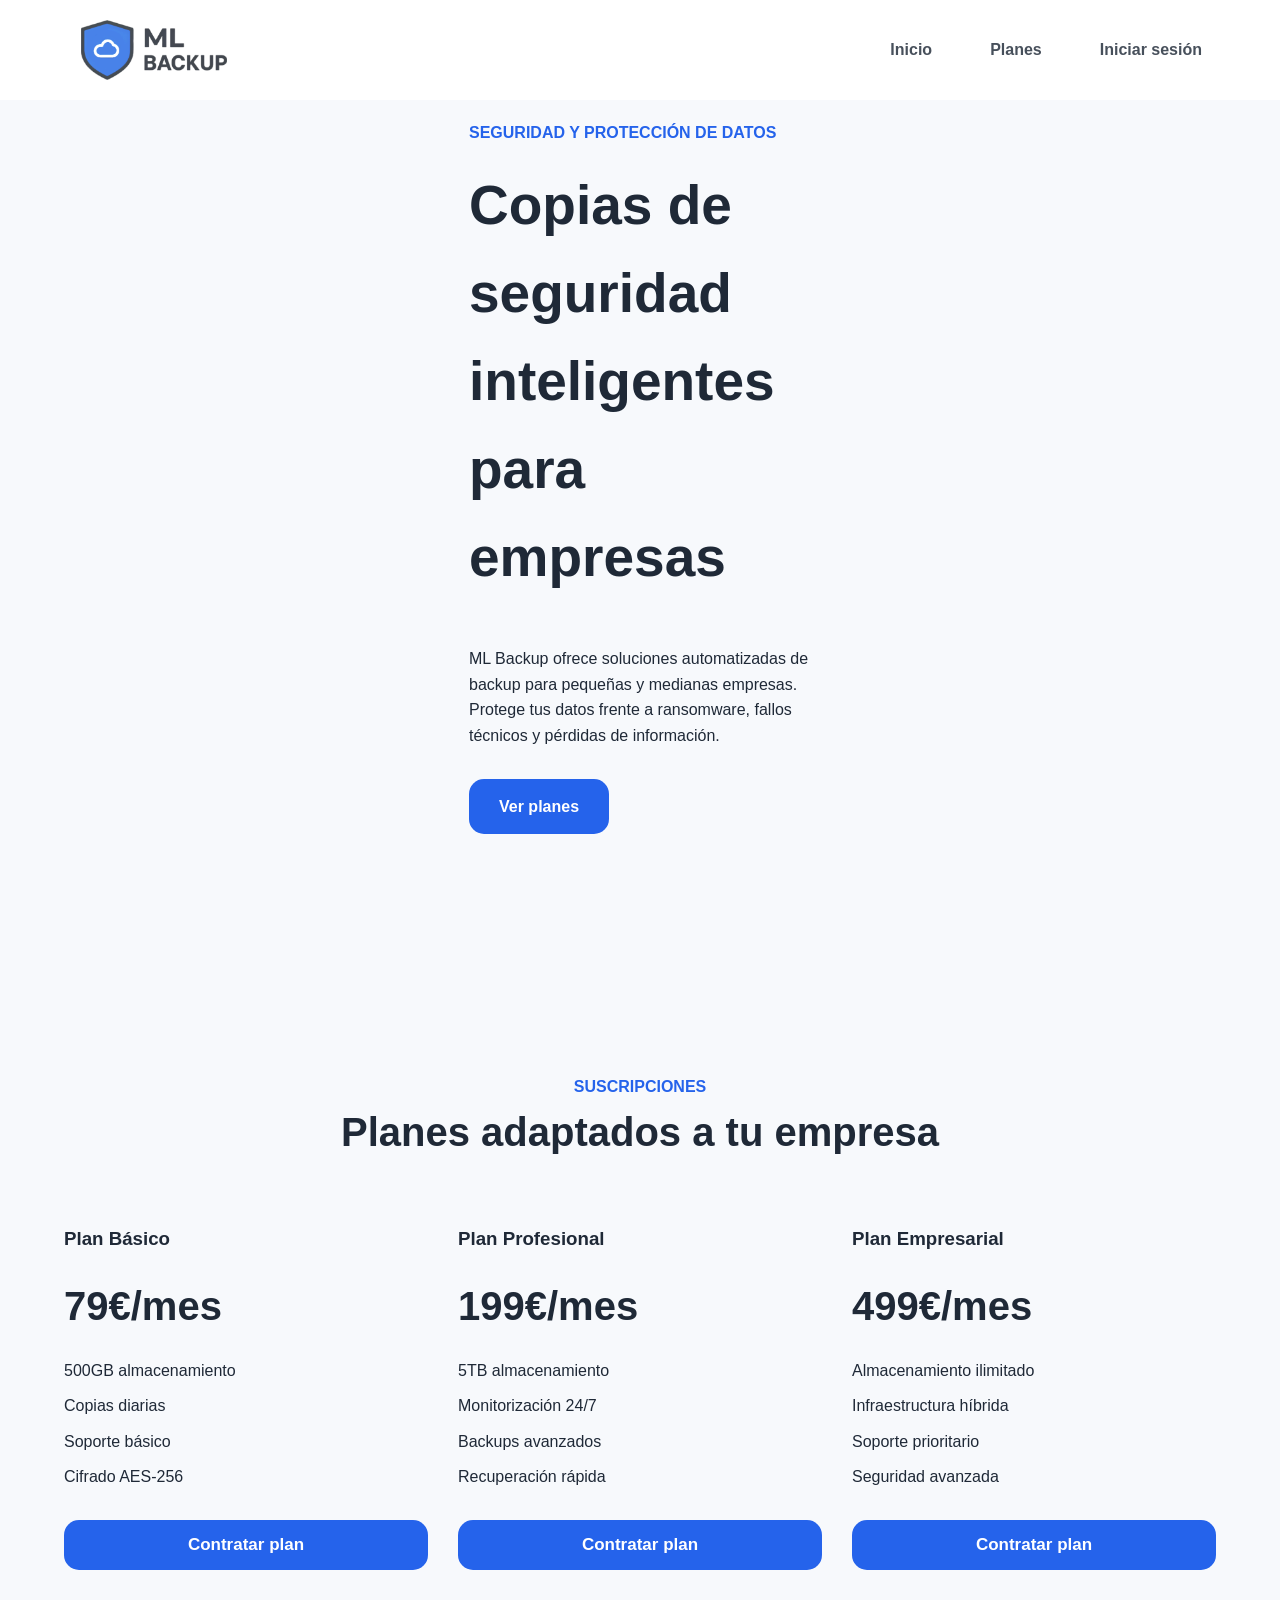
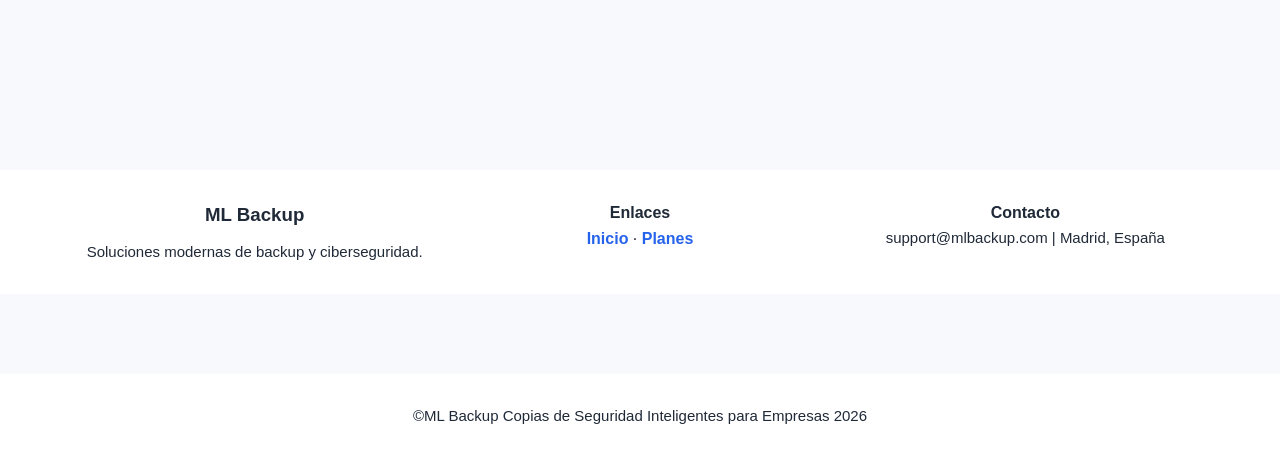
<file: index.html>
<!DOCTYPE html>
<html lang="es">
<head>
  <meta charset="UTF-8">
  <title>ML Backup</title>
  <link rel="stylesheet" href="style.css">
</head>
<body>

  <!-- BARRA DE NAVEGACIÓN -->
  <header>

    <div class="container nav">
      <h1>
        <a href="./index.html" class="logo">
          <div class="logo-container">
            <img id="siteLogo" src="logoMLBclaro.png" alt="ML Backup Logo" class="logo-img">
          </div>
        </a>
      </h1>

      <nav class="navbar-right">
        <a href="./index.html#inicio">Inicio</a>
        <a href="./index.html#planes">Planes</a>
        <div id="userArea"></div>
      </nav>
    
    </div>
  
  </header>

  <!-- INICIO -->
  <section class="inic reveal" id="inicio">
    
    <div class="container inic-content">
        
        <p class="tag">SEGURIDAD Y PROTECCIÓN DE DATOS</p>

        <h2>Copias de seguridad inteligentes para empresas</h2>

        <br>
        
        <p class="description">
          ML Backup ofrece soluciones automatizadas de backup
          para pequeñas y medianas empresas.
          Protege tus datos frente a ransomware, fallos técnicos
          y pérdidas de información.
        </p>

        <div class="buttons">
          <a href="#planes" class="btn primary">Ver planes</a>
        </div>

    </div>
    
  </section>

  <!-- PLANES -->
  <section class="plans reveal" id="planes">

    <div class="container">

      <div class="section-title">
        <p>SUSCRIPCIONES</p>
        <h2>Planes adaptados a tu empresa</h2>
      </div>

      <div class="plans-grid">

        <div class="plan-card">
          
          <h3>Plan Básico</h3>
          <h4>79€/mes</h4>

          <ul>
            <li>500GB almacenamiento</li>
            <li>Copias diarias</li>
            <li>Soporte básico</li>
            <li>Cifrado AES-256</li>
          </ul>

          <button class="plan-button" onclick="buyPlan('Plan Básico')">Contratar plan</button>
          
        </div>

        <div class="plan-card">

          <h3>Plan Profesional</h3>
          <h4>199€/mes</h4>

          <ul>
            <li>5TB almacenamiento</li>
            <li>Monitorización 24/7</li>
            <li>Backups avanzados</li>
            <li>Recuperación rápida</li>
          </ul>

          <button class="plan-button" onclick="buyPlan('Plan Profesional')">Contratar plan</button>
          
        </div>

        <div class="plan-card">
          
          <h3>Plan Empresarial</h3>
          <h4>499€/mes</h4>

          <ul>
            <li>Almacenamiento ilimitado</li>
            <li>Infraestructura híbrida</li>
            <li>Soporte prioritario</li>
            <li>Seguridad avanzada</li>
          </ul>

          <button class="plan-button" onclick="buyPlan('Plan Empresarial')">Contratar plan</button>
          
        </div>

      </div>

    </div>

  </section>

  <!-- FOOTER -->
  <footer>

    <div class="container footer-grid">

      <div>
        <h3>ML Backup</h3>
        <p>Soluciones modernas de backup y ciberseguridad.</p>
      </div>

      <div>
        <h4>Enlaces</h4>

        <ul>
          <a href="#inicio">Inicio</a> ·
          <a href="#planes">Planes</a>
        </ul>
        
      </div>

      <div>
        <h4>Contacto</h4>
        <p>support@mlbackup.com | Madrid, España</p>
      </div>
      
    </div>

  </footer>

  <footer>
    <p>©ML Backup Copias de Seguridad Inteligentes para Empresas 2026</p>
  </footer>

  <script src="./auth.js"></script>
  <script src="./dashboard.js"></script>
  <script src="./plans.js"></script>

</body>
</html>
</file>
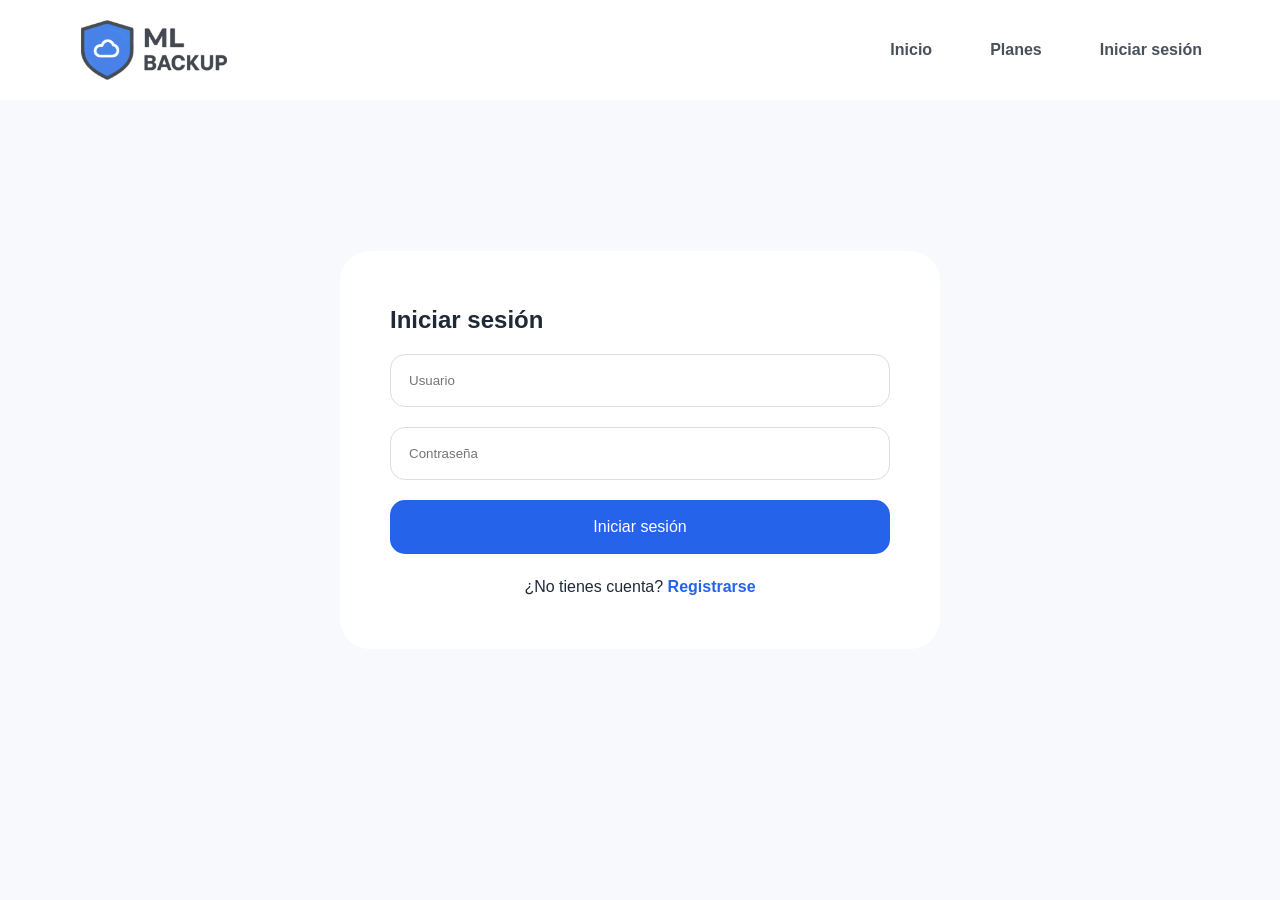
<file: admin.html>
<!DOCTYPE html>
<html lang="es">
<head>
  <meta charset="UTF-8">
  <title>ML Backup - Admin</title>
  <link rel="stylesheet" href="style.css">
</head>
<body>

  <!-- BARRA DE NAVEGACIÓN -->
  <header>

    <div class="container nav">
      
      <h1>
        <a href="./index.html" class="logo">
          <div class="logo-container">
            <img id="siteLogo" src="logoMLBclaro.png" alt="ML Backup Logo" class="logo-img">
          </div>
        </a>
      </h1>

      <nav class="navbar-right">
        <a href="./index.html#inicio">Inicio</a>
        <a href="./index.html#planes">Planes</a>
        <div id="userArea"></div>
      </nav>
    
    </div>
  
  </header>

  <!-- PANEL DE ADMINISTRADOR -->
  <section class="dashboard-page">
  
    <div class="container">
    
      <h1 class="dashboard-title">Panel de Administración</h1>
      
      <div class="dashboard-card">
      
        <h2>Clientes Registrados</h2>
        
        <table>
          
          <thead>
            <tr>
              <th>Usuario</th>
              <th>Empresa</th>
              <th>País</th>
              <th>Plan</th>
              <th>Acciones</th>
            </tr>
          </thead>
        
        <tbody id="usersTable"></tbody>

        </table>
      
      </div>
    
    </div>
  
  </section>

  <script>

    if(localStorage.getItem("loggedUser") !== "admin"){
      window.location.href = "./login.html";
    }
  
  </script>
  
  <script src="./auth.js"></script>
  <script src="./dashboard.js"></script>
  <script src="./plans.js"></script>

</body>
</html>
</file>
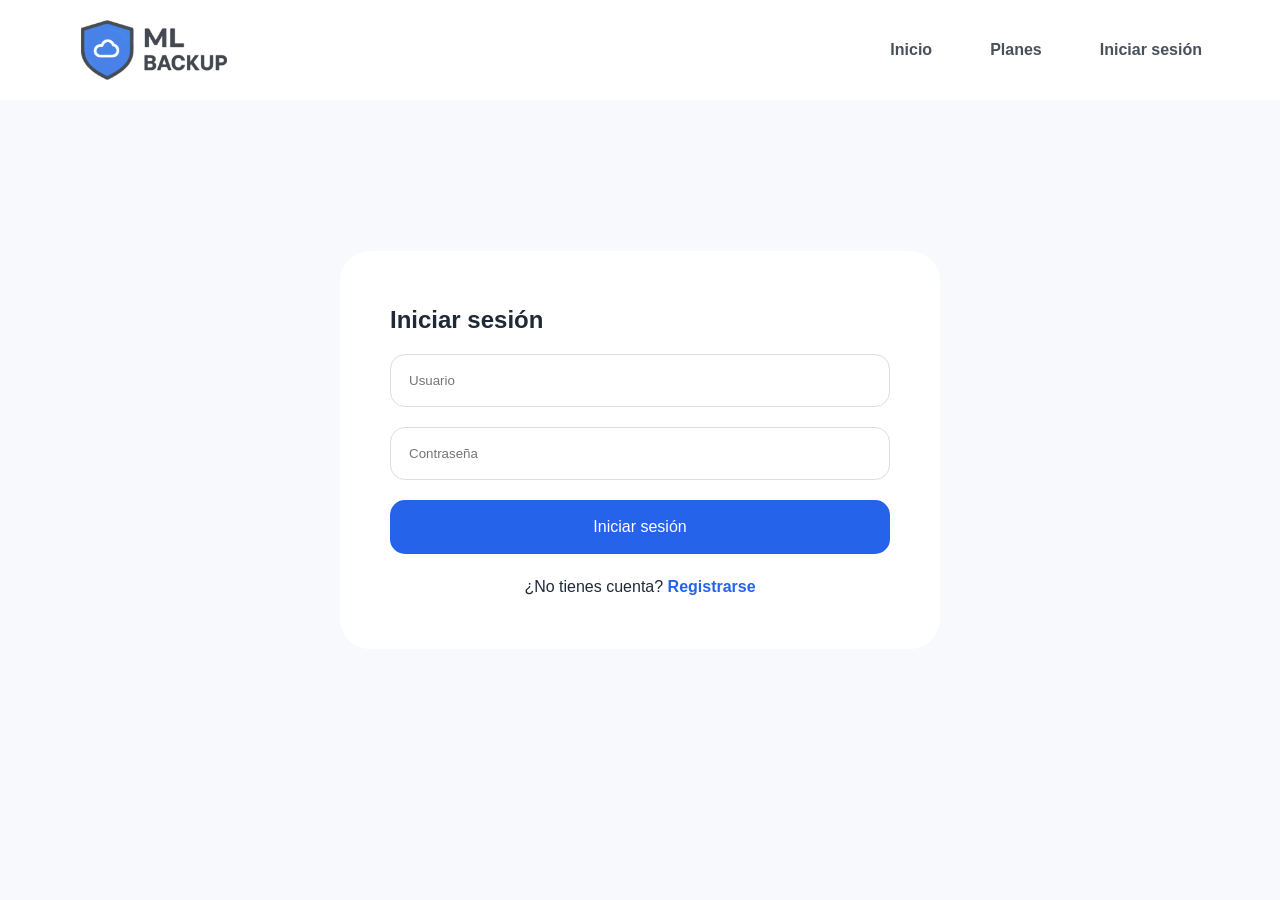
<file: client-dashboard.html>
<!DOCTYPE html>
<html lang="es">
<head>
  <meta charset="UTF-8">
  <title>ML Backup - Panel Cliente</title>
  <link rel="stylesheet" href="style.css">
</head>
<body>

  <!-- BARRA DE NAVEGACIÓN -->
  <header>

    <div class="container nav">
      <h1>
        <a href="./index.html" class="logo">
          <div class="logo-container">
            <img id="siteLogo" src="logoMLBclaro.png" alt="ML Backup Logo" class="logo-img">
          </div>
        </a>
      </h1>

      <nav class="navbar-right">
        <a href="./index.html#inicio">Inicio</a>
        <a href="./index.html#planes">Planes</a>
        <div id="userArea"></div>
      </nav>
    
    </div>
  
  </header>
  
  <section class="dashboard-page">
  
    <div class="container">
    
      <h1 class="dashboard-title">Panel Cliente</h1>
    
      <div class="dashboard-grid">

        <div class="dashboard-card">

          <h2>Almacenamiento</h2>
        
          <div class="storage-info">
            <span id="storageUsed">0 GB</span>
            <span id="storageLimit">/ 0 GB</span>
          </div>
        
        </div>
    
        <div class="dashboard-card">
          <h2>Alertas</h2>
          <div id="alertsContainer"></div>
        </div>
    
      </div>
    
      <div class="dashboard-card">
    
        <h2>Historial</h2>
      
        <table>
          
          <thead>
            <tr>
              <th>Fecha</th>
              <th>Tipo</th>
              <th>Estado</th>
              <th>Tamaño</th>
            </tr>
          </thead>
        
          <tbody id="historyTable"></tbody>
        
        </table>
    
      </div>
    
    </div>
  
  </section>
  
  <script>
  
    const clientUser = localStorage.getItem("loggedUser");
  
    // NO LOGUEADO
    if(!clientUser){
      window.location.href = "./login.html";
    }
  
    // ADMIN
    if(clientUser === "admin"){
      window.location.href = "./admin.html";
    }
  
    // DATOS USUARIO
    const clientData = JSON.parse(localStorage.getItem(clientUser));
  
    // SIN PLAN
    if(!clientData.plan || clientData.plan === "Ninguno"){
      alert("Debes contratar un plan.");
      window.location.href ="./index.html#planes";
    }
  
  </script>
  
  <script src="./auth.js"></script>
  <script src="./dashboard.js"></script>
  <script src="./plans.js"></script>

</body>
</html>
</file>
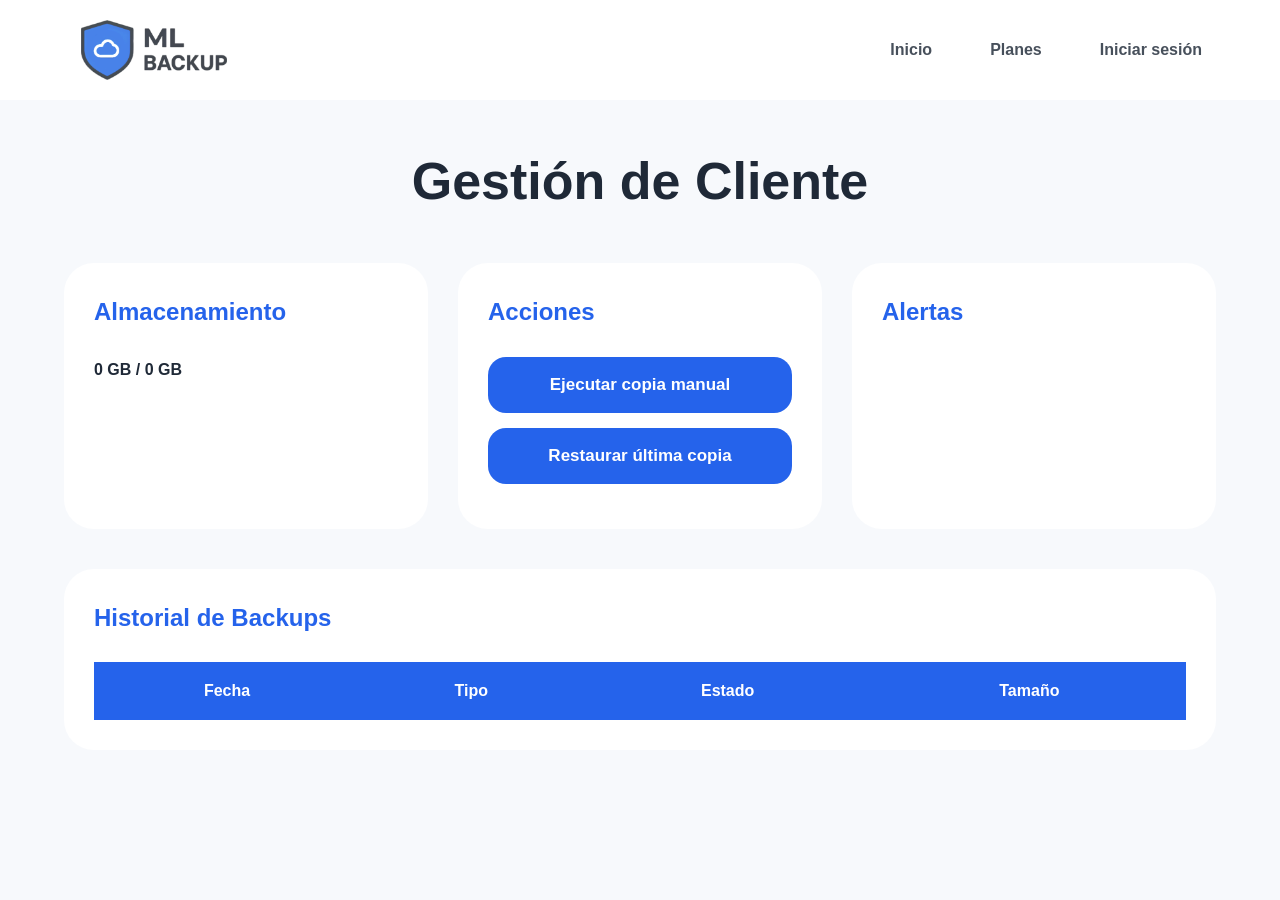
<file: dashboard.html>
<!DOCTYPE html>
<html lang="es">
<head>
  <meta charset="UTF-8">
  <title>ML Backup - Gestión de Cliente</title>
  <link rel="stylesheet" href="style.css">
</head>
<body>

  <!-- BARRA DE NAVEGACIÓN -->
  <header>

    <div class="container nav">
      <h1>
        <a href="./index.html" class="logo">
          <div class="logo-container">
            <img id="siteLogo" src="logoMLBclaro.png" alt="ML Backup Logo" class="logo-img">
          </div>
        </a>
      </h1>

      <nav class="navbar-right">
        <a href="./index.html#inicio">Inicio</a>
        <a href="./index.html#planes">Planes</a>
        <div id="userArea"></div>
      </nav>
    
    </div>
  
  </header>

  <section class="dashboard-page">
  
    <div class="container">
    
      <h1 class="dashboard-title">Gestión de Cliente</h1>
    
      <div class="dashboard-grid">

        <div class="dashboard-card">

          <h2>Almacenamiento</h2>
        
          <div class="storage-info">
            <span id="storageUsed">0 GB</span>
            <span id="storageLimit">/ 0 GB</span>
          </div>
        
        </div>
        
        <div class="dashboard-card">
          <h2>Acciones</h2>
          <button class="gest-button" onclick="runBackup()">Ejecutar copia manual</button>
          <button class="gest-button" onclick="restoreBackup()">Restaurar última copia</button>
        </div>
    
        <div class="dashboard-card">
          <h2>Alertas</h2>
          <div id="alertsContainer"></div>
        </div>
    
      </div>
    
      <div class="dashboard-card">
      
        <h2>Historial de Backups</h2>
        
        <table>
          
          <thead>
            <tr>
              <th>Fecha</th>
              <th>Tipo</th>
              <th>Estado</th>
              <th>Tamaño</th>
            </tr>
          </thead>
        
          <tbody id="historyTable"></tbody>
        
        </table>
        
      </div>
    
    </div>
  
  </section>
  
  <script src="./auth.js"></script>
  <script src="./dashboard.js"></script>
  <script src="./plans.js"></script>

</body>
</html>
</file>
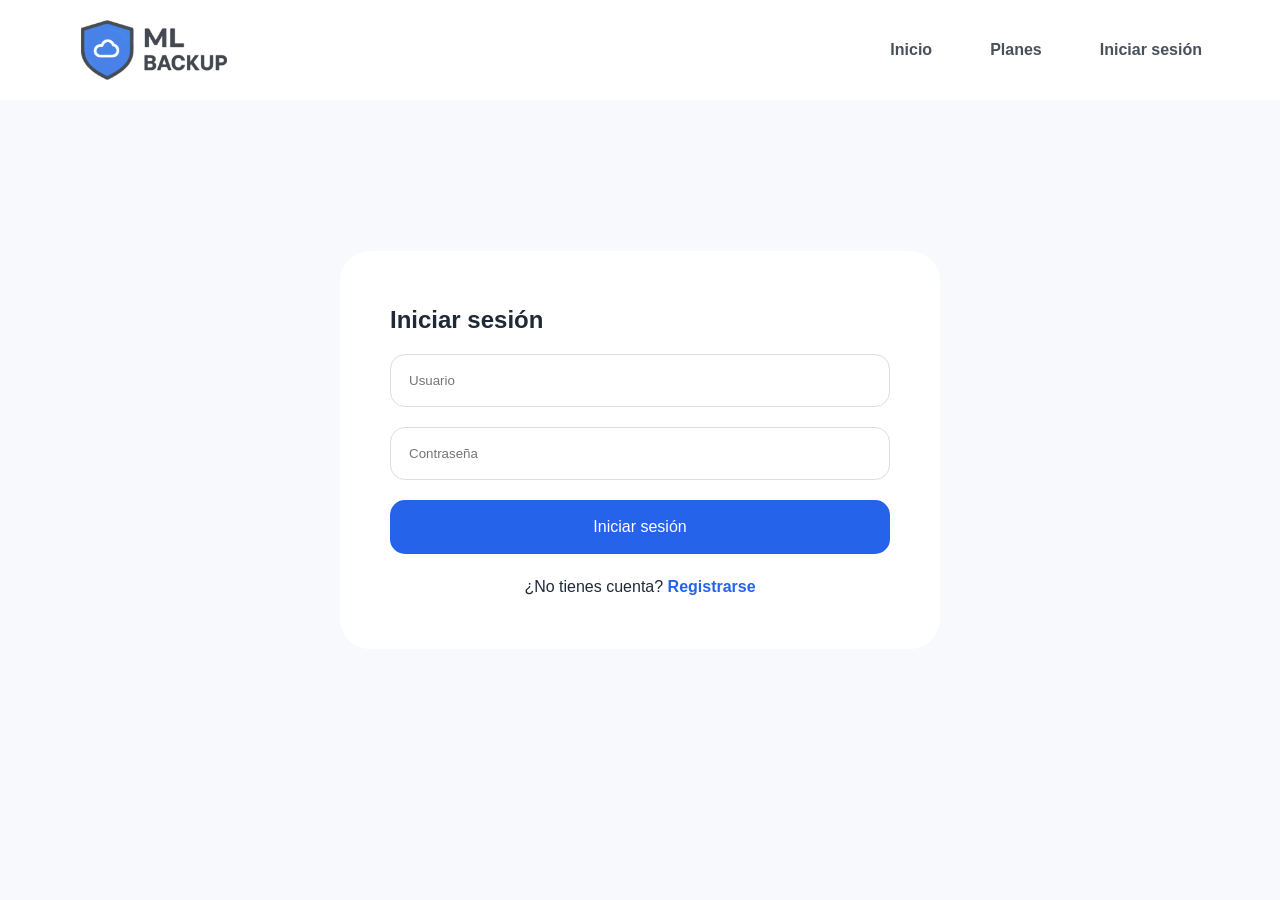
<file: login.html>
<!DOCTYPE html>
<html lang="es">
<head>
  <meta charset="UTF-8">
  <title>ML Backup - Login</title>
  <link rel="stylesheet" href="style.css">
</head>
<body>

  <!-- BARRA DE NAVEGACIÓN -->
  <header>

    <div class="container nav">
      <h1>
        <a href="./index.html" class="logo">
          <div class="logo-container">
            <img id="siteLogo" src="logoMLBclaro.png" alt="ML Backup Logo" class="logo-img">
          </div>
        </a>
      </h1>

      <nav class="navbar-right">
        <a href="./index.html#inicio">Inicio</a>
        <a href="./index.html#planes">Planes</a>
        <div id="userArea"></div>
      </nav>
    
    </div>
  
  </header>

  <!-- FORMULARIO DE LOGIN -->
  <section class="login-page reveal">
  
    <div class="login-box">
  
      <h2>Iniciar sesión</h2>
  
      <form id="loginForm">
        <input type="text" id="loginUsername" placeholder="Usuario" required>
        <input class="password-box" type="password" id="loginPassword" placeholder="Contraseña" required>
        <button type="submit">Iniciar sesión</button>
      </form>
  
      <p class="register-link">
        ¿No tienes cuenta?
        <a href="./register.html">Registrarse</a>
      </p>
  
    </div>
  
  </section>

  <script src="./auth.js"></script>
  <script src="./dashboard.js"></script>
  <script src="./plans.js"></script>

</body>
</html>
</file>
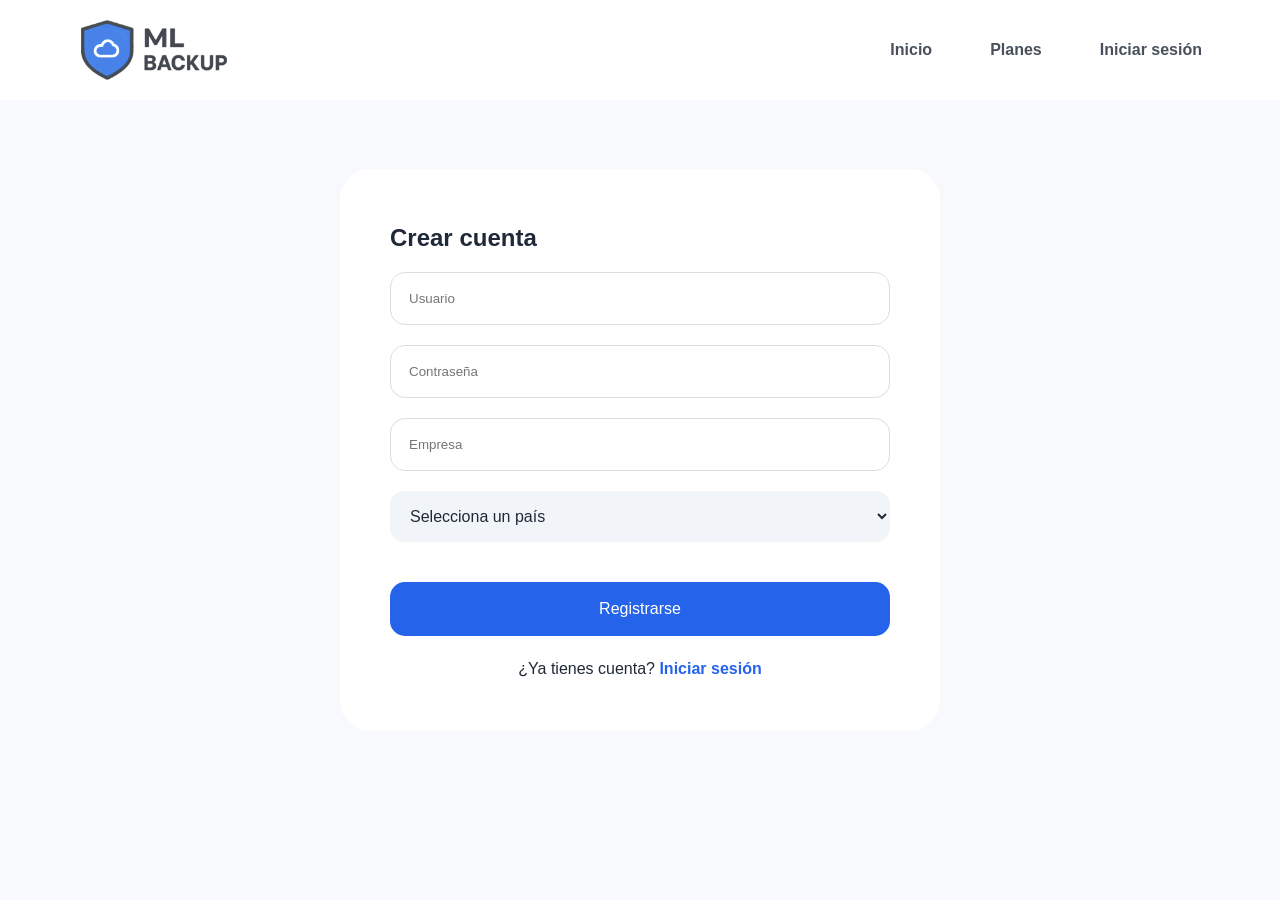
<file: register.html>
<!DOCTYPE html>
<html lang="es">
<head>
  <meta charset="UTF-8">
  <title>ML Backup - Registro</title>
  <link rel="stylesheet" href="style.css">
</head>
<body>

  <!-- BARRA DE NAVEGACIÓN -->
  <header>

    <div class="container nav">
      <h1>
        <a href="./index.html" class="logo">
          <div class="logo-container">
            <img id="siteLogo" src="logoMLBclaro.png" alt="ML Backup Logo" class="logo-img">
          </div>
        </a>
      </h1>

      <nav class="navbar-right">
        <a href="./index.html#inicio">Inicio</a>
        <a href="./index.html#planes">Planes</a>
        <div id="userArea"></div>
      </nav>
    
    </div>
  
  </header>

  <!-- FORMULARIO DE REGISTRO -->
  <section class="login-page reveal">
  
    <div class="login-box">
  
      <h2>Crear cuenta</h2>
  
      <form id="registerForm">
        <input type="text" id="registerUsername" placeholder="Usuario" required>
        <input class="password-box" type="password" id="registerPassword" placeholder="Contraseña" required>
        <input type="text" id="registerCompany" placeholder="Empresa" required>
        
        <select id="registerCountry" required>
          <option value="" disabled selected>Selecciona un país</option>
          <option value="Afganistán">Afganistán</option>
          <option value="Alemania">Alemania</option>
          <option value="Arabia Saudita">Arabia Saudita</option>
          <option value="Argentina">Argentina</option>
          <option value="Australia">Australia</option>
          <option value="Austria">Austria</option>
          <option value="Bélgica">Bélgica</option>
          <option value="Bolivia">Bolivia</option>
          <option value="Brasil">Brasil</option>
          <option value="Bulgaria">Bulgaria</option>
          <option value="Canadá">Canadá</option>
          <option value="Chile">Chile</option>
          <option value="China">China</option>
          <option value="Colombia">Colombia</option>
          <option value="Corea del Sur">Corea del Sur</option>
          <option value="Costa Rica">Costa Rica</option>
          <option value="Croacia">Croacia</option>
          <option value="Cuba">Cuba</option>
          <option value="Dinamarca">Dinamarca</option>
          <option value="Ecuador">Ecuador</option>
          <option value="Egipto">Egipto</option>
          <option value="El Salvador">El Salvador</option>
          <option value="Emiratos Árabes Unidos">Emiratos Árabes Unidos</option>
          <option value="España">España</option>
          <option value="Estados Unidos">Estados Unidos</option>
          <option value="Estonia">Estonia</option>
          <option value="Filipinas">Filipinas</option>
          <option value="Finlandia">Finlandia</option>
          <option value="Francia">Francia</option>
          <option value="Grecia">Grecia</option>
          <option value="Guatemala">Guatemala</option>
          <option value="Honduras">Honduras</option>
          <option value="Hungría">Hungría</option>
          <option value="India">India</option>
          <option value="Indonesia">Indonesia</option>
          <option value="Irlanda">Irlanda</option>
          <option value="Islandia">Islandia</option>
          <option value="Israel">Israel</option>
          <option value="Italia">Italia</option>
          <option value="Japón">Japón</option>
          <option value="Luxemburgo">Luxemburgo</option>
          <option value="Marruecos">Marruecos</option>
          <option value="México">México</option>
          <option value="Noruega">Noruega</option>
          <option value="Nueva Zelanda">Nueva Zelanda</option>
          <option value="Países Bajos">Países Bajos</option>
          <option value="Panamá">Panamá</option>
          <option value="Paraguay">Paraguay</option>
          <option value="Perú">Perú</option>
          <option value="Polonia">Polonia</option>
          <option value="Portugal">Portugal</option>
          <option value="Reino Unido">Reino Unido</option>
          <option value="República Checa">República Checa</option>
          <option value="República Dominicana">República Dominicana</option>
          <option value="Rumanía">Rumanía</option>
          <option value="Suecia">Suecia</option>
          <option value="Suiza">Suiza</option>
          <option value="Tailandia">Tailandia</option>
          <option value="Turquía">Turquía</option>
          <option value="Ucrania">Ucrania</option>
          <option value="Uruguay">Uruguay</option>
          <option value="Venezuela">Venezuela</option>
        </select>
        
        <button type="submit">Registrarse</button>
  
      </form>
  
      <p class="register-link">
        ¿Ya tienes cuenta?
        <a href="./login.html">Iniciar sesión</a>
      </p>
  
    </div>
  
  </section>

  <script src="./auth.js"></script>
  <script src="./dashboard.js"></script>
  <script src="./plans.js"></script>

</body>
</html>
</file>
<file: style.css>
:root{
  --bg:#f7f9fc;
  --text:#1f2937;
  --card:#ffffff;
  --primary:#2563eb;
  --secondary:#f1f5f9;
}

*{
  margin:0;
  padding:0;
  box-sizing:border-box;
}

body{
  font-family:Arial, sans-serif;
  background:var(--bg);
  color:var(--text);
  line-height:1.6;
}

.container{
  width:90%;
  max-width:1200px;
  margin:auto;
}

header{
  position:fixed;
  width:100%;
  background:var(--card);
  padding:20px 0;
  z-index:1000;
}

.nav{
  display:flex;
  justify-content:space-between;
  align-items:center;
}

nav a{
  margin-left:20px;
  text-decoration:none;
  color:var(--text);
  font-weight:500;
  position:relative;
  padding:8px 14px;
  border-radius:12px;
}

.inic{
  min-height:100vh;
  display:flex;
  align-items:center;
  padding-top:120px;
  margin-right:450px;
  margin-left:450px;
}

.tag{
  color:var(--primary);
  font-weight:bold;
  margin-bottom:15px;
}

.inic h2{
  font-size:55px;
  margin-bottom:20px;
}

.description{
  margin-bottom:30px;
  color:var(--text);
}

.buttons{
  display:flex;
  gap:15px;
}

.btn{
  padding:15px 30px;
  border-radius:15px;
  text-decoration:none;
  font-weight:bold;
}

.primary{
  background:var(--primary);
  color:white;
}

section{
  padding:120px 0;
}

.section-title{
  text-align:center;
  margin-bottom:60px;
}

.section-title p{
  color:var(--primary);
  font-weight:bold;
}

.section-title h2{
  font-size:40px;
}

.plans-grid{
  display:grid;
  grid-template-columns:repeat(3, 1fr);
  gap:30px;
}

.plan-card,{
  background:var(--card);
  padding:35px;
  border-radius:25px;
}

.plan-card h4{
  font-size:40px;
  margin:20px 0;
}

.plan-card ul{
  list-style:none;
  margin-bottom:30px;
}

.plan-card li{
  margin-bottom:10px;
}

.plan-card button{
  width:100%;
  padding:15px;
  border:none;
  background:var(--primary);
  color:white;
  border-radius:15px;
}

form{
  display:grid;
  gap:20px;
}

input, textarea{
  padding:18px;
  border-radius:15px;
  border:1px solid #dddddd;
}

textarea{
  min-height:150px;
}

form button{
  padding:18px;
  border:none;
  border-radius:15px;
  background:var(--primary);
  color:white;
  font-size:16px;
}

button, .btn{
  cursor:pointer;
}

.login-page, .plan-page, .admin-page{
  min-height:100vh;
  display:flex;
  justify-content:center;
  align-items:center;
  padding:120px 20px;
}

.login-box, .single-plan-card{
  background:var(--card);
  padding:50px;
  border-radius:30px;
  max-width:600px;
  width:100%;
}

.login-box h2{
  margin-bottom:15px;
}

.single-plan-card h1{
  font-size:50px;
  margin-bottom:20px;
}

.single-plan-card h2{
  color:var(--primary);
  font-size:40px;
  margin-bottom:30px;
}

.single-plan-card ul{
  margin:30px 0;
}

.single-plan-card li{
  margin-bottom:15px;
  margin-left:30px;
}

.admin-page table{
  width:100%;
  border-collapse:collapse;
  margin-top:40px;
  background:var(--card);
}

.admin-page th, .admin-page td{
  padding:20px;
  border:1px solid #cccccc;
  text-align:left;
}

.admin-page th{
  background:var(--primary);
  color:white;
}

.plan-button{
  width:100%;
  padding:18px;
  border:none;
  border-radius:18px;
  background:var(--primary);
  color:white;
  font-size:17px;
  font-weight:bold;
}

.navbar-right{
  display:flex;
  align-items:center;
  gap:10px;
}

.user-menu{
  position:relative;
  cursor:pointer;
}

.user-profile{
  display:flex;
  align-items:center;
  gap:10px;
  background:var(--card);
  padding:10px 16px;
  border-radius:14px;
}

.user-dropdown{
  position:absolute;
  top:60px;
  right:0;
  background:var(--card);
  min-width:180px;
  border-radius:18px;
  padding:10px;
  z-index:9999;
}

.user-dropdown button, .user-dropdown a{
  width:100%;
  display:block;
  text-decoration:none;
  border:none;
  background:none;
  color:var(--text);
  padding:12px;
  border-radius:12px;
  text-align:left;
  cursor:pointer;
}

.register-link{
  margin-top:20px;
  text-align:center;
}

.register-link a{
  color:var(--primary);
  text-decoration:none;
  font-weight:bold;
}

.logo-container{
  width:180px;
  height:60px;
  display:flex;
  align-items:center;
  justify-content:flex-start;
}

.logo-img{
  width:180px;
  height:60px;
  object-fit:contain;
}

.login-box select{
  width:100%;
  padding:16px;
  margin-bottom:20px;
  border:none;
  border-radius:14px;
  background:var(--secondary);
  color:var(--text);
  font-size:16px;
  outline:none;
}

footer{
  padding:30px 20px;
  text-align:center;
  background:var(--card);
  color:var(--text);
  margin-top:80px;
}

footer p{
  font-size:15px;
}

footer a{
  color:var(--primary);
  text-decoration:none;
  font-weight:bold;
}

header, header a, header button{
  color:var(--text);
  opacity:0.9;
  text-decoration:none;
  font-weight:bold;
}

.footer-grid{
  display:grid;
  grid-template-columns:repeat(3, 1fr);
  gap:40px;
  align-items:start;
}

.footer-grid h3{
  margin-bottom: 10px;
}

.sec-button{
  display:block;
  width:75%;
  height:50%;
  margin:0 auto;
  padding:18px;
  border:none;
  border-radius:18px;
  background:var(--primary);
  color:white;
  font-size:17px;
  font-weight:bold;
}

.dashboard-page{
  padding-top:140px;
  padding-bottom:80px;
  min-height:100vh;
}

.dashboard-title{
  font-size:52px;
  margin-bottom:40px;
  text-align:center;
}

.dashboard-grid{
  display:grid;
  grid-template-columns:repeat(auto-fit, minmax(320px,1fr));
  gap:30px;
  margin-bottom:40px;
}

.dashboard-card{
  background:var(--card);
  padding:30px;
  border-radius:30px;
}

.dashboard-card h2{
  margin-bottom:25px;
  color:var(--primary);
}

.alert-box{
  background:var(--secondary);
  padding:18px;
  border-radius:18px;
  margin-bottom:15px;
}

.alert-box p{
  margin-top:8px;
  font-size:14px;
  opacity:0.8;
}

table{
  width:100%;
  border-collapse:collapse;
  margin-top:20px;
}

th{
  background:var(--primary);
  color:white;
  padding:16px;
}

td{
  padding:16px;
}

.dashboard-card button{
  margin-bottom:15px;
  width:100%;
}

.gest-button{
  display:block;
  width:75%;
  margin:0 auto;
  padding:18px;
  border:none;
  border-radius:18px;
  background:var(--primary);
  color:white;
  font-size:17px;
  font-weight:bold;
}

.storage-info{
  margin-bottom:15px;
  font-weight:bold;
}
</file>
